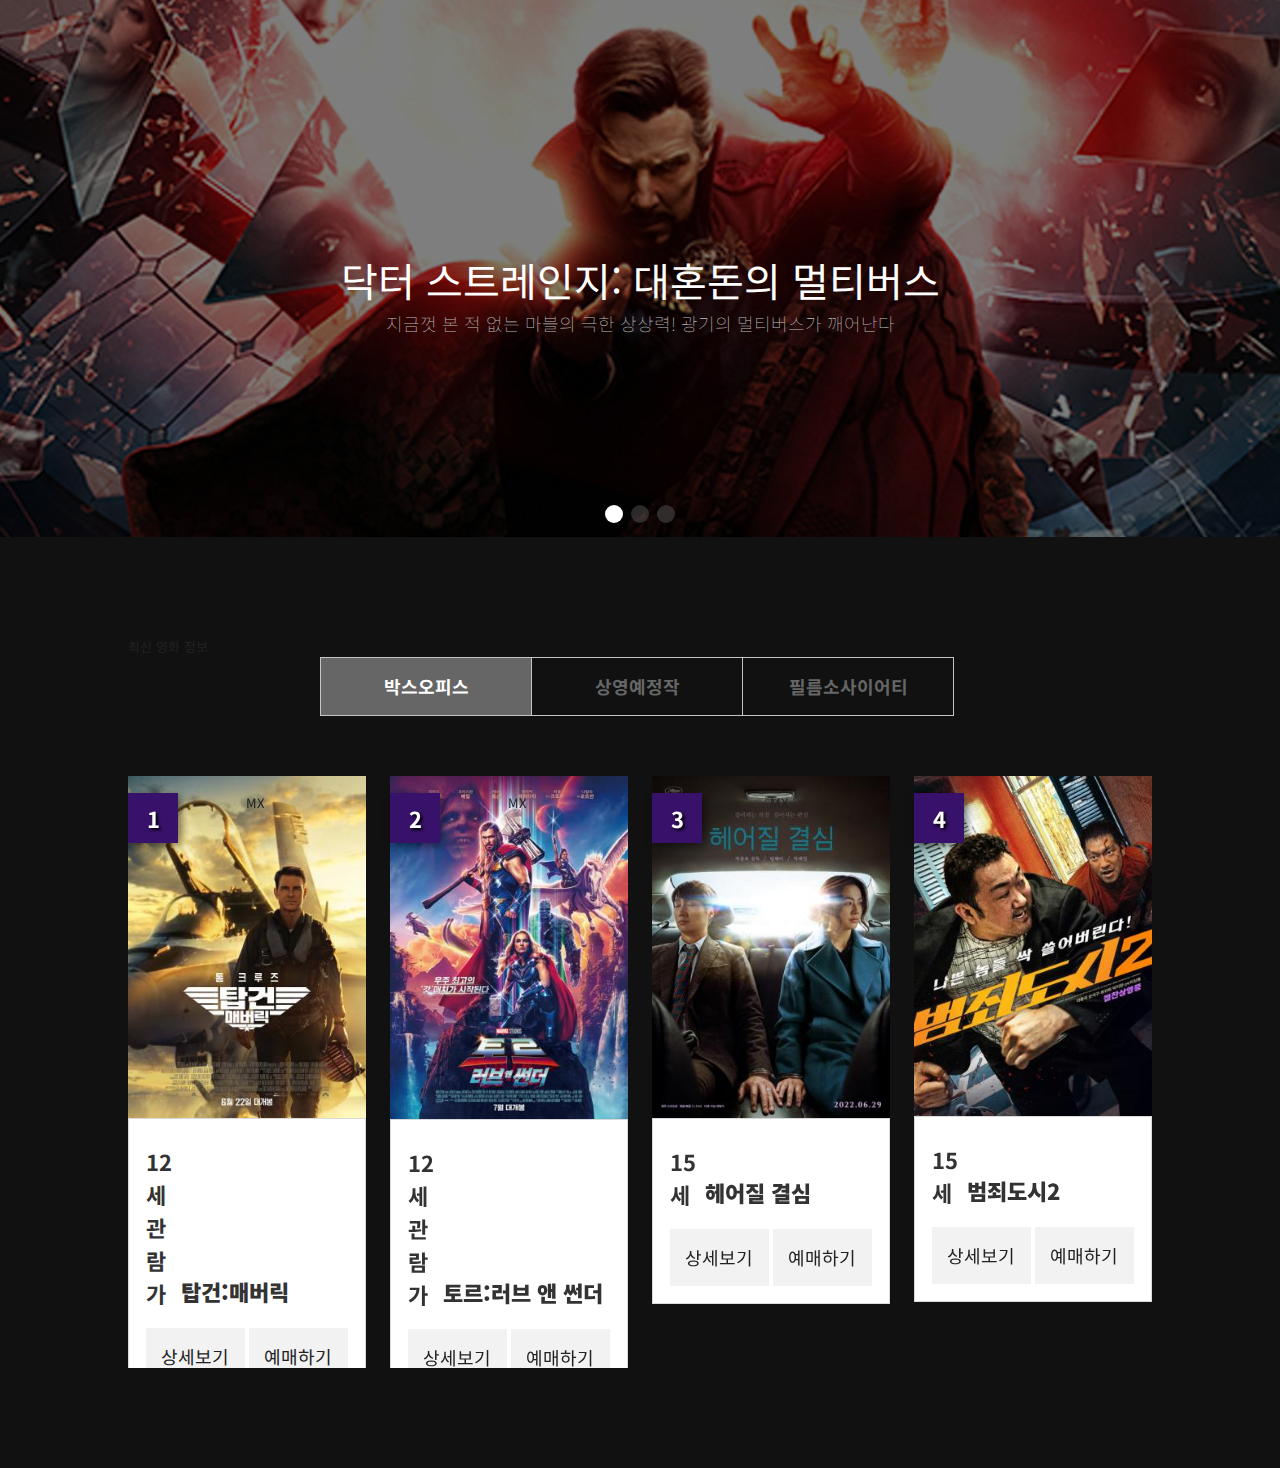
<file: megabox/index.html>
<!DOCTYPE html>
<html lang="ko">

<head>
    <meta charset="UTF-8">
    <meta http-equiv="X-UA-Compatible" content="IE=edge">
    <meta name="viewport"
        content="user-scalable=no, initial-scale=1.0, maximum-scale=1.0, minimum-scale=1.0, width=device-width">
    <title>메가박스</title>

    <!-- CSS -->
    <link rel="stylesheet" href="assets/css/reset.css">
    <link rel="stylesheet" href="assets/css/style.css">
    <link rel="stylesheet" href="assets/css/swiper.css">
    <link rel="stylesheet" href="assets/css/font-awesome.css">

    <!-- 파비콘 -->
    <link rel="shortcut icon" href="assets/icons/favicon.ico">
    <link rel="apple-touch-icon-precomposed" href="assets/icons/favicon_72.png" />
    <link rel="apple-touch-icon-precomposed" sizes="96x96" href="assets/icons/favicon_96.png" />
    <link rel="apple-touch-icon-precomposed" sizes="144x144" href="assets/icons/favicon_144.png" />
    <link rel="apple-touch-icon-precomposed" sizes="192x192" href="assets/icons/favicon_192.png" />

    <!-- 웹 폰트 -->
    <link href="https://fonts.googleapis.com/css?family=Noto+Sans+KR:100,300,400,500,700,900&subset=korean"
        rel="stylesheet">
</head>

<body>
    <section id="banner">
        <div class="slider">
            <div class="swiper-container">
                <div class="swiper-wrapper">
                    <div class="swiper-slide ss1">
                        <div class="container">
                            <div class="row">
                                <h3>닥터 스트레인지: 대혼돈의 멀티버스</h3>
                                <p>지금껏 본 적 없는 마블의 극한 상상력!
                                    광기의 멀티버스가 깨어난다</p>
                            </div>
                        </div>
                    </div>
                    <div class="swiper-slide ss2">
                        <div class="container">
                            <div class="row">
                                <h3>범죄도시2</h3>
                                <p>“느낌 오지? 이 놈 잡아야 하는 거”</p>
                            </div>
                        </div>
                    </div>
                    <div class="swiper-slide ss3">
                        <div class="container">
                            <div class="row">
                                <h3>쥬라기 월드: 도미니언</h3>
                                <p>이제 모든 것이 끝난다,
                                    지상 최대 블록버스터의 압도적 피날레!</p>
                            </div>
                        </div>
                    </div>
                </div>
                <div class="swiper-pagination"></div>
                <div class="swiper-button-prev"></div>
                <div class="swiper-button-next"></div>
            </div>
        </div>
    </section>
    <!-- //banner -->

    <section id="movie">
        <div class="container">
            <div class="row">
                <div class="movie">
                    <h2 class="ir_so">최신 영화 정보</h2>
                    <div class="movie_title">
                        <ul>
                            <li class="active"><a href="#">박스오피스</a></li>
                            <li><a href="#">상영예정작</a></li>
                            <li><a href="#">필름소사이어티</a></li>
                        </ul>
                    </div>
                    <div class="movie_chart">
                        <div class="swiper-container2">
                            <div class="chart_cont1 swiper-wrapper">
                                <div class="swiper-slide">
                                    <div class="poster">
                                        <figure>
                                            <img src="assets/img/탑건.jpg" alt="탑건:매버릭">
                                        </figure>
                                        <div class="rank"><strong>1</strong></div>
                                        <div class="mx">
                                            <span class="icon m ir_pm">MX</span>
                                        </div>
                                    </div>
                                    <div class="infor">
                                        <h3><span class="icon a15 ir_pm">12세 관람가</span> <strong>탑건:매버릭</strong></h3>
                                        <div class="infor_btn">
                                            <a href="#">상세보기</a>
                                            <a href="#">예매하기</a>
                                        </div>
                                    </div>
                                </div>
                                <div class="swiper-slide">
                                    <div class="poster">
                                        <figure>
                                            <img src="assets/img/토르.jpg" alt="토르:러브 앤 썬더">
                                        </figure>
                                        <div class="rank"><strong>2</strong></div>
                                        <div class="mx">
                                            <span class="icon m ir_pm">MX</span>
                                        </div>
                                    </div>
                                    <div class="infor">
                                        <h3><span class="icon a15 ir_pm">12세 관람가</span> <strong>토르:러브 앤 썬더</strong></h3>
                                        <div class="infor_btn">
                                            <a href="#">상세보기</a>
                                            <a href="#">예매하기</a>
                                        </div>
                                    </div>
                                </div>
                                <div class="swiper-slide">
                                    <div class="poster">
                                        <figure>
                                            <img src="assets/img/헤어질결심.jpg" alt="헤어질 결심">
                                        </figure>
                                        <div class="rank"><strong>3</strong></div>
                                        <div class="mx">
                                            <span class="icon m ir_pm">MX</span>
                                        </div>
                                    </div>
                                    <div class="infor">
                                        <h3><span class="icon a19 ir_pm">15세</span> <strong>헤어질 결심</strong></h3>
                                        <div class="infor_btn">
                                            <a href="#">상세보기</a>
                                            <a href="#">예매하기</a>
                                        </div>
                                    </div>
                                </div>
                                <div class="swiper-slide">
                                    <div class="poster">
                                        <figure>
                                            <img src="assets/img/범죄도시2.jpg" alt="범죄도시2">
                                        </figure>
                                        <div class="rank"><strong>4</strong></div>
                                    </div>
                                    <div class="infor">
                                        <h3><span class="icon a19 ir_pm">15세</span> <strong>범죄도시2</strong></h3>
                                        <div class="infor_btn">
                                            <a href="#">상세보기</a>
                                            <a href="#">예매하기</a>
                                        </div>
                                    </div>
                                </div>
                                <div class="swiper-slide">
                                    <div class="poster">
                                        <figure>
                                            <img src="assets/img/마녀.jpg" 
                                                alt="마녀2">
                                        </figure>
                                        <div class="rank"><strong>5</strong></div>
                                        <div class="mx">
                                        </div>
                                    </div>
                                    <div class="infor">
                                        <h3><span class="icon a19 ir_pm">15세</span> <strong>마녀 Part2</strong></h3>
                                        <div class="infor_btn">
                                            <a href="#">상세보기</a>
                                            <a href="#">예매하기</a>
                                        </div>
                                    </div>
                                </div>
                                <div class="swiper-slide">
                                    <div class="poster">
                                        <figure>
                                            <img src="assets/img/룸쉐어링.jpg"
                                                alt="룸쉐어링">
                                        </figure>
                                        <div class="rank"><strong>6</strong></div>
                                    </div>
                                    <div class="infor">
                                        <h3><span class="icon all ir_pm">전체 관람가</span> <strong>룸 쉐어링</strong></h3>
                                        <div class="infor_btn">
                                            <a href="#">상세보기</a>
                                            <a href="#">예매하기</a>
                                        </div>
                                    </div>
                                </div>
                                <div class="swiper-slide">
                                    <div class="poster">
                                        <figure>
                                            <img src="assets/img/브로커.jpg"
                                                alt="브로커">
                                        </figure>
                                        <div class="rank"><strong>7</strong></div>
                                    </div>
                                    <div class="infor">
                                        <h3><span class="icon a15 ir_pm">12세</span> <strong>브로커</strong></h3>
                                        <div class="infor_btn">
                                            <a href="#">상세보기</a>
                                            <a href="#">예매하기</a>
                                        </div>
                                    </div>
                                </div>
                                <div class="swiper-slide">
                                    <div class="poster">
                                        <figure>
                                            <img src="assets/img/버즈.jpg"
                                                alt="버즈">
                                        </figure>
                                        <div class="rank"><strong>8</strong></div>
                                    </div>
                                    <div class="infor">
                                        <h3><span class="icon all ir_pm">전체관람가</span> <strong>버즈 라이트이어</strong></h3>
                                        <div class="infor_btn">
                                            <a href="#">상세보기</a>
                                            <a href="#">예매하기</a>
                                        </div>
                                    </div>
                                </div>
                            </div>
                        </div>
                        <!-- //chart_cont1-->
                        <div class="swiper-container2">
                            <div class="chart_cont2 swiper-wrapper">
                                <div class="swiper-slide">
                                    <div class="poster">
                                        <figure>
                                            <img src="assets/img/헤어질결심.jpg" 
                                                alt="헤어질 결심">
                                        </figure>
                                        <div class="rank"><strong>1</strong></div>
                                    </div>
                                    <div class="infor">
                                        <h3><span class="icon a19 ir_pm">전체관람가</span> <strong>헤어질 결심</strong></h3>
                                        <div class="infor_btn">
                                            <a href="#">상세보기</a>
                                            <a href="#">예매하기</a>
                                        </div>
                                    </div>
                                </div>
                                <div class="swiper-slide">
                                    <div class="poster">
                                        <figure>
                                            <img src="assets/img/미친 능력.jpg" 
                                                alt="미친 능력">
                                        </figure>
                                        <div class="rank"><strong>2</strong></div>
                                    </div>
                                    <div class="infor">
                                        <h3><span class="icon a19 ir_pm">15세</span> <strong>미친 능력</strong></h3>
                                        <div class="infor_btn">
                                            <a href="#">상세보기</a>
                                            <a href="#">예매하기</a>
                                        </div>
                                    </div>
                                </div>
                                <div class="swiper-slide">
                                    <div class="poster">
                                        <figure>
                                            <img src="assets/img/위대한 침묵.jpg" 
                                                alt="위대한 침묵">
                                        </figure>
                                        <div class="rank"><strong>3</strong></div>
                                    </div>
                                    <div class="infor">
                                        <h3><span class="icon a15 ir_pm">15세</span> <strong>위대한 침묵</strong></h3>
                                        <div class="infor_btn">
                                            <a href="#">상세보기</a>
                                            <a href="#">예매하기</a>
                                        </div>
                                    </div>
                                </div>
                                <div class="swiper-slide">
                                    <div class="poster">
                                        <figure>
                                            <img src="assets/img/리멤버미.jpg" 
                                                alt="리멤버 미">
                                        </figure>
                                        <div class="rank"><strong>4</strong></div>
                                    </div>
                                    <div class="infor">
                                        <h3><span class="icon a15 ir_pm">19세</span> <strong>리멤버 미</strong></h3>
                                        <div class="infor_btn">
                                            <a href="#">상세보기</a>
                                            <a href="#">예매하기</a>
                                        </div>
                                    </div>
                                </div>
                                <div class="swiper-slide">
                                    <div class="poster">
                                        <figure>
                                            <img src="assets/img/고스트랜드.jpg" 
                                                alt="고스트랜드">
                                        </figure>
                                        <div class="rank"><strong>5</strong></div>
                                    </div>
                                    <div class="infor">
                                        <h3><span class="icon a19 ir_pm">19세</span> <strong>고스트 랜드</strong></h3>
                                        <div class="infor_btn">
                                            <a href="#">상세보기</a>
                                            <a href="#">예매하기</a>
                                        </div>
                                    </div>
                                </div>
                                <div class="swiper-slide">
                                    <div class="poster">
                                        <figure>
                                            <img src="assets/img/컴온컴온.jpg" 
                                                alt="컴온 컴온">
                                        </figure>
                                        <div class="rank"><strong>6</strong></div>
                                    </div>
                                    <div class="infor">
                                        <h3><span class="icon a15 ir_pm">19세</span> <strong>컴온 컴온</strong></h3>
                                        <div class="infor_btn">
                                            <a href="#">상세보기</a>
                                            <a href="#">예매하기</a>
                                        </div>
                                    </div>
                                </div>
                            </div>
                        </div>
                        <!-- //chart_cont2-->
                        <div class="swiper-container2">
                            <div class="chart_cont3 swiper-wrapper">
                                <div class="swiper-slide">
                                    <div class="poster">
                                        <figure>
                                            <img src="assets/img/디어헌터.jpg" 
                                                alt="디어헌터">
                                        </figure>
                                        <div class="rank"><strong>1</strong></div>
                                    </div>
                                    <div class="infor">
                                        <h3><span class="icon a19 ir_pm">15세</span> <strong>디어헌터</strong></h3>
                                        <div class="infor_btn">
                                            <a href="#">상세보기</a>
                                            <a href="#">예매하기</a>
                                        </div>
                                    </div>
                                </div>
                                <div class="swiper-slide">
                                    <div class="poster">
                                        <figure>
                                            <img src="assets/img/모어.jpg" 
                                                alt="모어">
                                        </figure>
                                        <div class="rank"><strong>2</strong></div>
                                    </div>
                                    <div class="infor">
                                        <h3><span class="icon a19 ir_pm">15세</span> <strong>모어</strong></h3>
                                        <div class="infor_btn">
                                            <a href="#">상세보기</a>
                                            <a href="#">예매하기</a>
                                        </div>
                                    </div>
                                </div>
                                <div class="swiper-slide">
                                    <div class="poster">
                                        <figure>
                                            <img src="assets/img/니얼굴.jpg" 
                                                alt="니얼굴">
                                        </figure>
                                        <div class="rank"><strong>3</strong></div>
                                    </div>
                                    <div class="infor">
                                        <h3><span class="icon all ir_pm">전체관람가</span> <strong>니얼굴</strong></h3>
                                        <div class="infor_btn">
                                            <a href="#">상세보기</a>
                                            <a href="#">예매하기</a>
                                        </div>
                                    </div>
                                </div>
                                <div class="swiper-slide">
                                    <div class="poster">
                                        <figure>
                                            <img src="assets/img/애프터 양.jpg" 
                                                alt="애프터 양">
                                        </figure>
                                        <div class="rank"><strong>4</strong></div>
                                    </div>
                                    <div class="infor">
                                        <h3><span class="icon all ir_pm">전체관람가</span> <strong>애프터 양</strong></h3>
                                        <div class="infor_btn">
                                            <a href="#">상세보기</a>
                                            <a href="#">예매하기</a>
                                        </div>
                                    </div>
                                </div>
                                <div class="swiper-slide">
                                    <div class="poster">
                                        <figure>
                                            <img src="assets/img/감동주의보.jpg" 
                                                alt="감동주의보">
                                        </figure>
                                        <div class="rank"><strong>5</strong></div>

                                    </div>
                                    <div class="infor">
                                        <h3><span class="icon all ir_pm">전체관람가</span> <strong>감동주의보</strong></h3>
                                        <div class="infor_btn">
                                            <a href="#">상세보기</a>
                                            <a href="#">예매하기</a>
                                        </div>
                                    </div>
                                </div>
                                <div class="swiper-slide">
                                    <div class="poster">
                                        <figure>
                                            <img src="assets/img/실종.jpg" 
                                                alt="실종">
                                        </figure>
                                        <div class="rank"><strong>6</strong></div>
                                    </div>
                                    <div class="infor">
                                        <h3><span class="icon a12 ir_pm">19세</span> <strong>실종</strong></h3>
                                        <div class="infor_btn">
                                            <a href="#">상세보기</a>
                                            <a href="#">예매하기</a>
                                        </div>
                                    </div>
                                </div>
                            </div>
                        </div>
                        <!-- //chart_cont3-->
                    </div>
                </div>
            </div>
        </div>
    </section>
    <!-- //movie -->

    <!-- 자바스크립트 라이브러리 -->
    <script src="assets/js/jquery.min_1.12.4.js"></script>
    <script src="assets/js/modernizr-custom.js"></script>
    <script src="assets/js/ie-checker.js"></script>
    <script src="assets/js/swiper.min.js"></script>
    <script>
        //배너 이미지 슬라이드
        var swiper = new Swiper('.swiper-container', {
            pagination: {
                el: '.swiper-pagination',
            },
            navigation: {
                nextEl: '.swiper-button-next',
                prevEl: '.swiper-button-prev',
            },
            autoplay: {
                delay: 5000,
            },
        });

        //영화차트 이미지 슬라이드
        var mySwiper = new Swiper('.swiper-container2', {
            slidesPerView: 4,
            spaceBetween: 24,
            //            mousewheel: {
            //                invert: true,
            //            },
            keyboard: {
                enabled: true,
                onlyInViewport: false,
            },
            autoplay: {
                delay: 6000,
            },
        });

        //영화차트 탭 메뉴
        var movBtn = $(".movie_title > ul > li");
        var movCont = $(".movie_chart > div");

        movCont.hide().eq(0).show();

        movBtn.click(function (e) {
            e.preventDefault();
            var target = $(this);
            var index = target.index();
            movBtn.removeClass("active");
            target.addClass("active");
            movCont.css("display", "none");
            movCont.eq(index).css("display", "block");
        });
    </script>
</body>

</html>
</file>
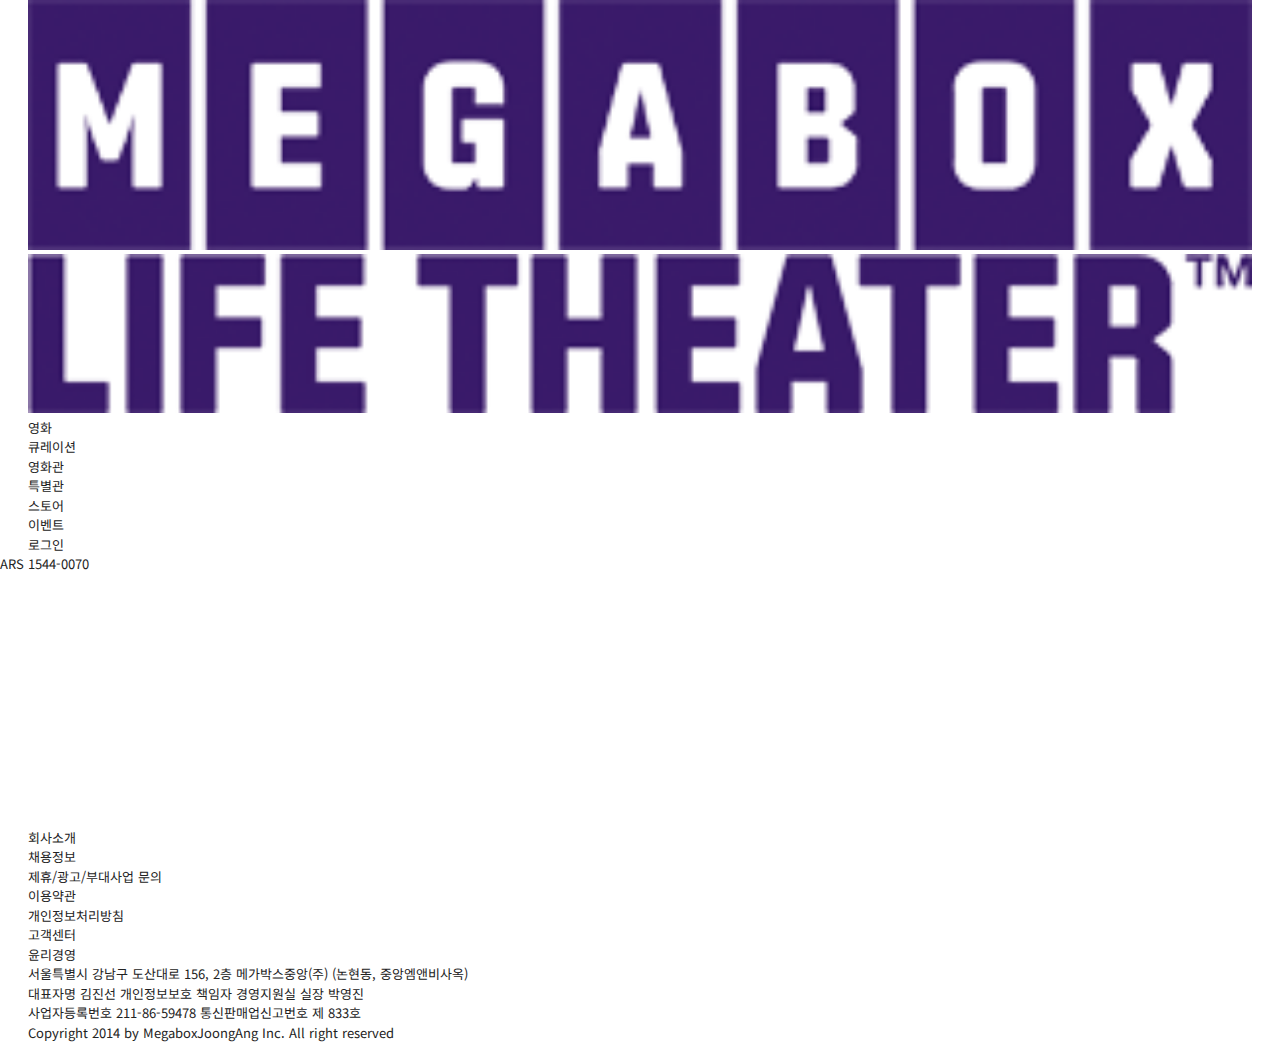
<file: megabox/header.html>
<!DOCTYPE html>
<html lang="ko">
<head>
    <meta charset="UTF-8">
    <meta name="viewport" content="user-scalable=no, initial-scale=1.0, maximum-scale=1.0, minimum-scale=1.0, width=device-width">
    <meta http-equiv="X-UA-Compatible" content="ie=edge">
    <meta name="author" content="webstoryboy">
    <meta name="description" content="메가박스 사이트 따라하면서 배우는 튜토리얼입니다.">
    <meta name="keywords" content="메가박스, 유투브, 영화, 최신영화, 영화관, CGV, 롯데시네마, 웹스토리보이, 웹스, 사이트 만들기, 따라하기">
    <title>메가박스 사이트 코딩하기</title>

    <!-- CSS -->
    <link rel="stylesheet" href="assets/css/reset.css">
    <link rel="stylesheet" href="assets/css/style.css">
    
    <!-- 파비콘 -->
    <link rel="shortcut icon" href="assets/icons/favicon.ico">
    <link rel="apple-touch-icon-precomposed" href="assets/icons/favicon_72.png" />
    <link rel="apple-touch-icon-precomposed" sizes="96x96" href="assets/icons/favicon_96.png" />
    <link rel="apple-touch-icon-precomposed" sizes="144x144" href="assets/icons/favicon_144.png" />
    <link rel="apple-touch-icon-precomposed" sizes="192x192" href="assets/icons/favicon_192.png" />
    
    <link href="https://fonts.googleapis.com/css?family=Noto+Sans+KR:100,300,400,500,700,900&subset=korean" rel="stylesheet">
    
</head>
<body>
    
    <header id="header">
        <div class="container">
            <div class="row">
                <div class="header clearfix">
                    <h1>
                        <a href="#">
                            <em><img src="assets/img/logo.png" alt="MEGABOX"></em>
                            <strong><img src="assets/img/logo-sub.png" alt="LIFE THEATER"></strong>
                        </a>    
                    </h1>
                    <nav class="nav">
                        <ul class="clearfix">
                            <li><a href="#">영화</a></li>
                            <li><a href="#">큐레이션</a></li>
                            <li><a href="#">영화관</a></li>
                            <li><a href="#">특별관</a></li>
                            <li><a href="#">스토어</a></li>
                            <li><a href="#">이벤트</a></li>
                            <li><a href="#">로그인</a></li>
                        </ul>
                    </nav>    
                </div>
            </div>
        </div>
    </header>
    <!-- //header -->
    <div id="main"></div>

    <footer id="footer">
        <div id="footer_sns">
            <div class="container">
                <div class="footer_sns">
                      
                    <div class="tel">
                        <a href="#">ARS <em>1544-0070</em></a>
                    </div>
                </div>
            </div>
        </div>
        <div id="footer_infor">
            <div class="container">
                <div class="row">
                    <div class="footer_infor">
                        <h2><img src="assets/img/logo_footer.png" alt="megabox"></h2>
                        <ul>
                            <li><a href="#">회사소개</a></li>
                            <li><a href="#">채용정보</a></li>
                            <li><a href="#">제휴/광고/부대사업 문의</a></li>
                            <li><a href="#">이용약관</a></li>
                            <li><a href="#">개인정보처리방침</a></li>
                            <li><a href="#">고객센터</a></li>
                            <li><a href="#">윤리경영</a></li>
                        </ul>
                        <address>
                            <p>서울특별시 강남구 도산대로 156, 2층 메가박스중앙(주) (논현동, 중앙엠앤비사옥)<br><span class="bar2">대표자명 김진선</span> 개인정보보호 책임자 경영지원실 실장 박영진<br><span class="bar2">사업자등록번호 211-86-59478</span> 통신판매업신고번호 제 833호</p>
                            <p>Copyright 2014 by MegaboxJoongAng Inc. All right reserved</p>
                        </address>
                    </div>
                </div>
            </div>
        </div>
    </footer>
    <!-- //footer -->
    
    <!-- 자바스크립트 라이브러리 -->
    <script src="assets/js/jquery.min_1.12.4.js"></script>
    <script src="assets/js/modernizr-custom.js"></script>
    <script src="assets/js/ie-checker.js"></script>
</body>
</html>
</file>
<file: megabox/assets/css/style.css>
@charset "utf-8";



/* 레이아웃 */
#banner {
    position: relative;
    background: rgba(0, 0, 0, 0.1);
}

/* 가운데 영역 */
.container {
    position: relative;
    width: 1280px;
    margin: 0 auto;
    background: rgba(0, 0, 0, 0);
}

/* 로우 영역 */
.row {
    padding: 0 28px;
}

/* 슬라이드 */
.slider {
    width: 100%;
}

.slider .ss1 {
    background: url(../img/main_slider01_2000.jpg) no-repeat center center;
    background-size: cover;
}

.slider .ss2 {
    background: url(../img/main_slider02_2000.jpg) no-repeat center center;
    background-size: cover;
}

.slider .ss3 {
    background: url(../img/main_slider03_2000.jpg) no-repeat center center;
    background-size: cover;
}

.slider .swiper-slide h3 {
    position: relative;
    display: inline-block;
    font-size: 50px;
    line-height: 60px;
    color: #fff;
    margin-top: 200px;
}

.slider .swiper-slide {
    text-align: center;
}

.slider .swiper-slide h3 {
    font-size: 40px;
    color: #fff;
    margin-top: 250px;
    opacity: 1;
}

.slider .swiper-slide p {
    font-size: 18px;
    color: #bbb;
    margin-bottom: 200px;
    font-weight: 100;
}

/* 무비 */
#movie{ background-color: #111;}
.movie {padding: 100px;}
.movie_title {margin-bottom: 60px;}
.movie_title ul {overflow: hidden; width: 640px; margin: 0 auto;}
.movie_title li {float: left; width: 210px; text-align: center; border: 1px solid #c4c4c4; margin-right: -1px;}
.movie_title li a {display: block; padding: 15px 0; font-size: 18px; color: #666; font-weight: 700;}
.movie_title li.active a {background: #666; color: #fff;}
.movie_chart {overflow: hidden; height: 592px;}
.movie_chart > div > div > div {float: left; width: 292px; height: 592px; margin-right: 18px;}
.movie_chart > div > div > div:last-child {margin-right: 0;}
.movie_chart > div > div > div .poster {position: relative;}
.movie_chart > div > div > div .poster img {display: block;}
.movie_chart > div > div > div .poster .rank {position: absolute; top: 17px; left: 0; width: 50px; height: 50px; font-size: 22px; box-shadow: 3px 3px 8px rgba(0,0,0,0.5); line-height: 50px; background-color: #38116a; text-align: center;}
.movie_chart > div > div > div .poster .rank strong {color: #fff; text-shadow: 2px 2px 3px rgba(0,0,0,1);}
.movie_chart > div > div > div .poster .mx {position: absolute; top: 17px; right: 17px;}
.movie_chart > div > div > div .poster .mx span {width: 103px; height: 25px; display: block;}
.movie_chart > div > div > div .poster .mx .m {background-position: 0 -75px;}
.movie_chart > div > div > div .poster .mx .b {background-position: 0 -100px;}
.movie_chart > div > div > div .infor {background: #fff; padding: 17px; border: 1px solid #d9d9d9;}
.movie_chart > div > div > div .infor h3 {color: #333; font-size: 22px; font-weight: 700; margin-bottom: 20px;}
.movie_chart > div > div > div .infor h3 span {width: 29px; height: 29px; display: inline-block; margin-top: 9px; vertical-align: -2px; }
.movie_chart > div > div > div .infor h3 span.all {background-position: -87px -125px;}
.movie_chart > div > div > div .infor h3 span.a12 {background-position: -58px -125px;}
.movie_chart > div > div > div .infor h3 span.a15 {background-position: 0px -125px;}
.movie_chart > div > div > div .infor h3 span.a19 {background-position: -29px -125px;}
.movie_chart > div > div > div .infor .infor_btn {overflow: hidden;}
.movie_chart > div > div > div .infor .infor_btn a {float: left; width: 49%; margin-right: 2%; text-align: center; background: #f2f2f2; font-size: 18px; padding: 15px; box-sizing: border-box;}
.movie_chart > div > div > div .infor .infor_btn a:last-child {margin-right: 0;}

/* 미디어쿼리 */
@media (max-width: 1290px) {
    .container {
        width: 100%;
    }

    .swiper-button-prev,
    .swiper-button-next {
        display: none;
    }
}

@media (max-width: 1024px) {
    #mNav {
        display: block;
    }

    .nav {
        display: none;
    }

    .row {
        padding: 0 24px;
    }

}

@media (max-width: 960px) {
    .slider {
        height: 500px;
    }

    .slider .swiper-slide h2 {
        margin-top: 170px;
        font-size: 37px;
        line-height: 45px;
    }

    .slider .swiper-slide h2:after {
        bottom: -15px;
    }

    .slider .swiper-slide h2 em {
        font-size: 34px;
    }

    .slider .swiper-slide p {
        font-size: 16px;
        padding-top: 35px;
    }
}

@media (max-width: 768px) {
    .row {
        padding: 0 16px;
    }

    #mNav {
        right: 6px;
    }
}

@media (max-width: 600px) {
    .slider {
        height: 400px;
    }

    .slider .swiper-slide h2 {
        margin-top: 140px;
        font-size: 24px;
        line-height: 30px;
    }

    .slider .swiper-slide h2:after {
        bottom: -5px;
    }

    .slider .swiper-slide h2 em {
        font-size: 20px;
    }

    .slider .swiper-slide p {
        font-size: 14px;
        padding-top: 25px;
    }

    .swiper-pagination-bullet {
        width: 13px !important;
        height: 13px !important;
    }
}

@media (max-width: 480px) {}

@media (max-width: 320px) {}
</file>
